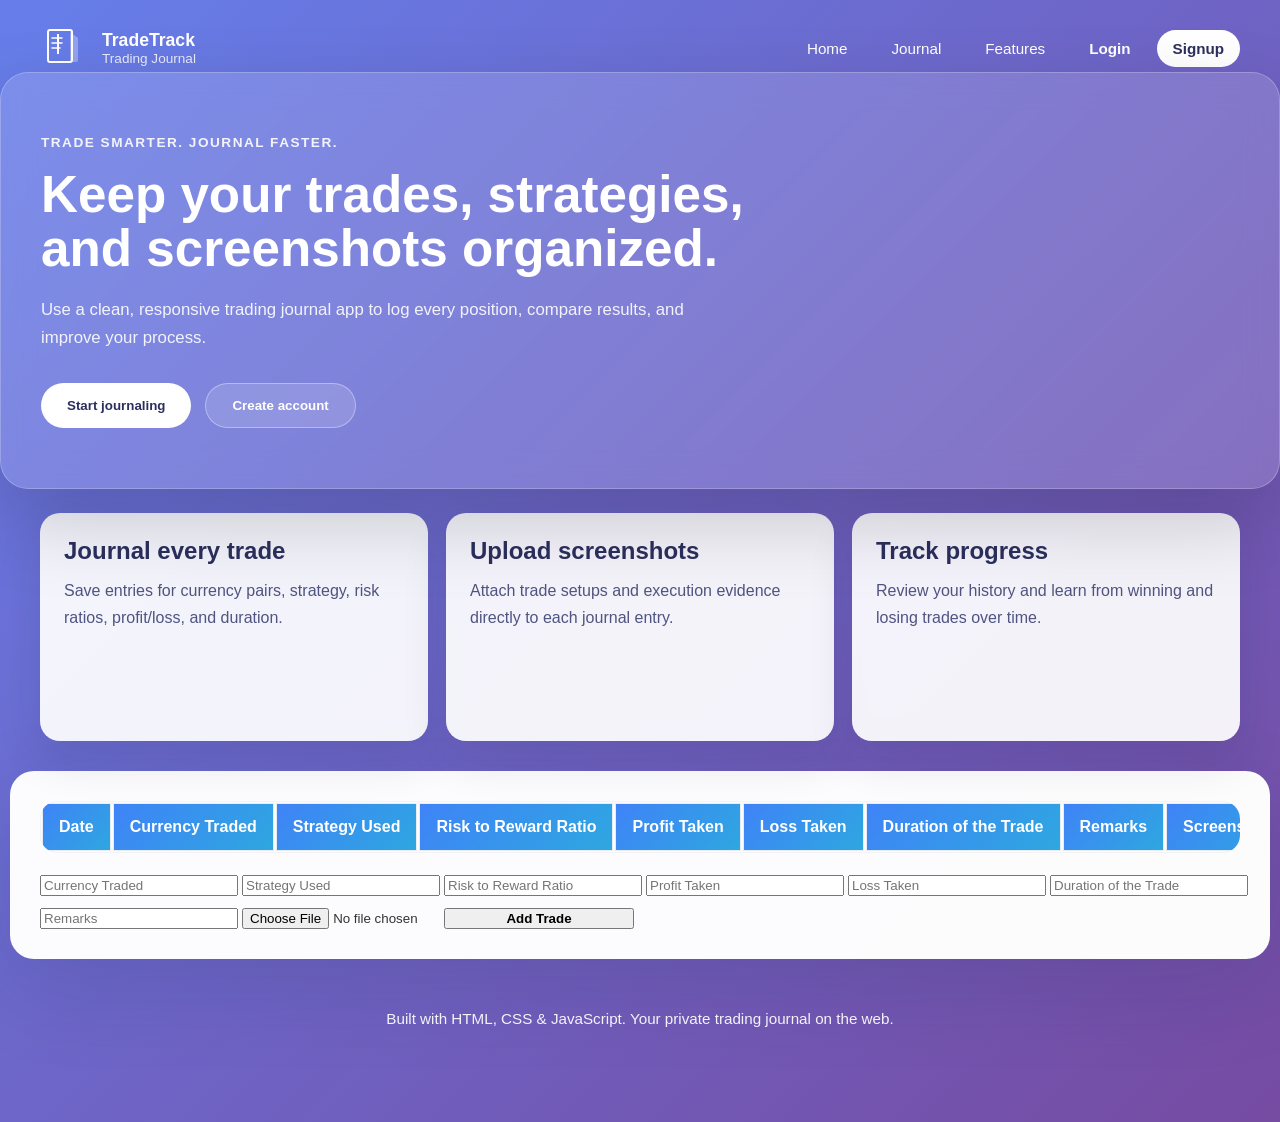
<file: index.html>
<!DOCTYPE html>
<html lang="en">
<head>
    <meta charset="UTF-8">
    <meta name="viewport" content="width=device-width, initial-scale=1.0">
    <meta name="description" content="Trading Journal website to track your trades, strategies, screenshots, and notes.">
    <meta name="theme-color" content="#667eea">
    <meta name="apple-mobile-web-app-capable" content="yes">
    <meta name="mobile-web-app-capable" content="yes">
    <link rel="manifest" href="manifest.json">
    <link rel="apple-touch-icon" href="favicon-192.svg">
    <link rel="icon" href="favicon.svg" type="image/svg+xml">
    <title>My Trading Journal</title>
    <link rel="stylesheet" href="css/style.css">
</head>
<body>
    <header class="site-header">
        <div class="brand">
            <svg class="brand-logo" viewBox="0 0 48 48" xmlns="http://www.w3.org/2000/svg">
                <rect x="8" y="6" width="24" height="32" rx="2" fill="none" stroke="currentColor" stroke-width="2"/>
                <path d="M18 10 L18 30" stroke="currentColor" stroke-width="2"/>
                <line x1="12" y1="14" x2="22" y2="14" stroke="currentColor" stroke-width="1.5" stroke-linecap="round"/>
                <line x1="12" y1="19" x2="22" y2="19" stroke="currentColor" stroke-width="1.5" stroke-linecap="round"/>
                <line x1="12" y1="24" x2="20" y2="24" stroke="currentColor" stroke-width="1.5" stroke-linecap="round"/>
                <path d="M30 8 L38 14 L38 36 Q38 38 36 38 L30 38 L30 8" fill="currentColor" opacity="0.3"/>
            </svg>
            <div>
                <strong>TradeTrack</strong>
                <p>Trading Journal</p>
            </div>
        </div>
        <div class="header-actions">
            <button class="menu-toggle" onclick="toggleMobileMenu()" aria-label="Open navigation menu">&#9776;</button>
            <nav class="site-nav">
                <a href="#hero">Home</a>
                <a href="#journal">Journal</a>
                <a href="#features">Features</a>
            </nav>
            <div id="auth" class="auth-links">
                <button class="nav-btn" onclick="goToAuth('login')">Login</button>
                <button class="nav-btn accent" onclick="goToAuth('signup')">Signup</button>
            </div>
            <button class="dark-toggle" onclick="toggleDarkMode()" aria-label="Toggle dark mode">&#9790;</button>
        </div>
    </header>

    <section id="hero" class="hero">
        <div class="hero-copy">
            <span class="eyebrow">Trade smarter. Journal faster.</span>
            <h1>Keep your trades, strategies, and screenshots organized.</h1>
            <p>Use a clean, responsive trading journal app to log every position, compare results, and improve your process.</p>
            <div class="hero-actions">
                <button onclick="document.getElementById('journal').scrollIntoView({ behavior: 'smooth' })">Start journaling</button>
                <button class="secondary" onclick="goToAuth('signup')">Create account</button>
            </div>
        </div>
    </section>

    <section id="features" class="feature-grid">
        <div class="feature-card">
            <h2>Journal every trade</h2>
            <p>Save entries for currency pairs, strategy, risk ratios, profit/loss, and duration.</p>
        </div>
        <div class="feature-card">
            <h2>Upload screenshots</h2>
            <p>Attach trade setups and execution evidence directly to each journal entry.</p>
        </div>
        <div class="feature-card">
            <h2>Track progress</h2>
            <p>Review your history and learn from winning and losing trades over time.</p>
        </div>
    </section>

    <div id="userInfo" class="user-info" style="display:none;">
        <span id="currentUser"></span>
        <button onclick="logout()">Logout</button>
    </div>

    <main id="journal" class="window">
        <div class="table-container">
            <table>
                <thead>
                    <tr>
                        <th>Date</th>
                        <th>Currency Traded</th>
                        <th>Strategy Used</th>
                        <th>Risk to Reward Ratio</th>
                        <th>Profit Taken</th>
                        <th>Loss Taken</th>
                        <th>Duration of the Trade</th>
                        <th>Remarks</th>
                        <th>Screenshot</th>
                    </tr>
                </thead>
                <tbody id="tradeTableBody">
                    <!-- Add trade entries here -->
                </tbody>
            </table>
        </div>
        <div class="add-trade">
            <input type="text" id="currency" placeholder="Currency Traded">
            <input type="text" id="strategy" placeholder="Strategy Used">
            <input type="text" id="riskReward" placeholder="Risk to Reward Ratio">
            <input type="text" id="profit" placeholder="Profit Taken">
            <input type="text" id="loss" placeholder="Loss Taken">
            <input type="text" id="duration" placeholder="Duration of the Trade">
            <input type="text" id="remarksInput" placeholder="Remarks">
            <input type="file" id="screenshot" accept="image/*">
            <button onclick="addTrade()">Add Trade</button>
        </div>
    </main>

    <footer class="site-footer">
        <p>Built with HTML, CSS &amp; JavaScript. Your private trading journal on the web.</p>
    </footer>

    <script src="js/script.js"></script>
    <script defer src="https://cdn.vercel-insights.com/v1/script.js"></script>
</body>
</html>
</file>
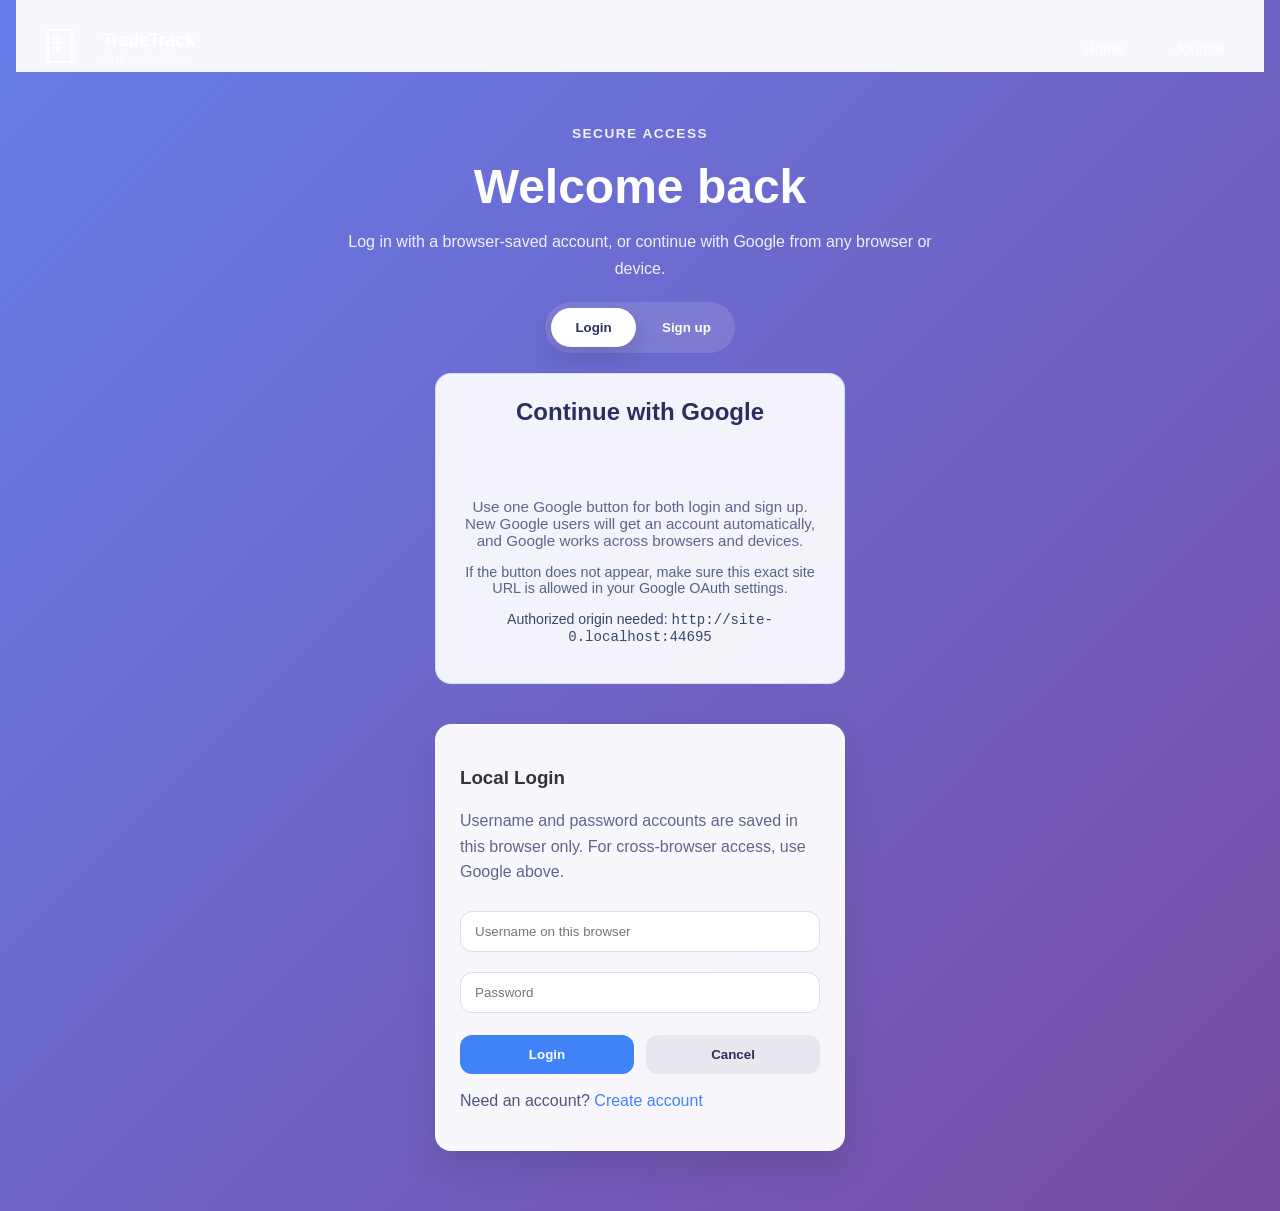
<file: auth.html>
<!DOCTYPE html>
<html lang="en">
<head>
    <meta charset="UTF-8">
    <meta name="viewport" content="width=device-width, initial-scale=1.0">
    <meta name="description" content="Login or signup to access your trading journal.">
    <meta name="theme-color" content="#667eea">
    <meta name="apple-mobile-web-app-capable" content="yes">
    <meta name="mobile-web-app-capable" content="yes">
    <link rel="manifest" href="manifest.json">
    <link rel="apple-touch-icon" href="favicon-192.svg">
    <link rel="icon" href="favicon.svg" type="image/svg+xml">
    <script src="https://accounts.google.com/gsi/client" async></script>
    <title>TradeTrack Auth</title>
    <link rel="stylesheet" href="css/style.css">
</head>
<body class="auth-page">
    <header class="site-header">
        <div class="brand">
            <svg class="brand-logo" viewBox="0 0 48 48" xmlns="http://www.w3.org/2000/svg">
                <rect x="8" y="6" width="24" height="32" rx="2" fill="none" stroke="currentColor" stroke-width="2"/>
                <path d="M18 10 L18 30" stroke="currentColor" stroke-width="2"/>
                <line x1="12" y1="14" x2="22" y2="14" stroke="currentColor" stroke-width="1.5" stroke-linecap="round"/>
                <line x1="12" y1="19" x2="22" y2="19" stroke="currentColor" stroke-width="1.5" stroke-linecap="round"/>
                <line x1="12" y1="24" x2="20" y2="24" stroke="currentColor" stroke-width="1.5" stroke-linecap="round"/>
                <path d="M30 8 L38 14 L38 36 Q38 38 36 38 L30 38 L30 8" fill="currentColor" opacity="0.3"/>
            </svg>
            <div>
                <strong>TradeTrack</strong>
                <p>Authentication</p>
            </div>
        </div>
        <nav class="site-nav auth-nav">
            <a href="index.html">Home</a>
            <a href="index.html#journal">Journal</a>
        </nav>
    </header>

    <main class="auth-window">
        <section class="auth-intro">
            <p class="eyebrow">Secure Access</p>
            <h1 id="authHeading">Welcome back</h1>
            <p id="authSubheading" class="auth-subheading">Log in to continue journaling, or switch to sign up and create a new account.</p>
        </section>

        <div class="auth-mode-switch" role="tablist" aria-label="Choose authentication mode">
            <button id="loginToggle" class="auth-mode-btn is-active" type="button" onclick="showLogin()">Login</button>
            <button id="signupToggle" class="auth-mode-btn" type="button" onclick="showSignup()">Sign up</button>
        </div>

        <div class="google-signin-box">
            <h2>Continue with Google</h2>
            <div id="googleSignInButton"></div>
            <p class="oauth-text">Use one Google button for both login and sign up. New Google users will get an account automatically, and Google works across browsers and devices.</p>
            <p id="googleSigninNote" class="oauth-note">If the button does not appear, make sure this exact site URL is allowed in your Google OAuth settings.</p>
            <p class="oauth-origin">Authorized origin needed: <code id="googleOriginValue"></code></p>
        </div>
        <section id="loginForm" class="auth-panel">
            <h3>Local Login</h3>
            <p class="auth-panel-note">Username and password accounts are saved in this browser only. For cross-browser access, use Google above.</p>
            <input type="text" id="loginUser" placeholder="Username on this browser">
            <input type="password" id="loginPass" placeholder="Password">
            <div class="auth-actions">
                <button onclick="login()">Login</button>
                <button class="secondary" onclick="window.location.href='index.html'">Cancel</button>
            </div>
            <p class="auth-switch">Need an account? <a href="#" onclick="showSignup(); return false;">Create account</a></p>
        </section>
        <section id="signupForm" class="auth-panel" style="display:none;">
            <h3>Local Signup</h3>
            <p class="auth-panel-note">This creates a browser-only account. If you want to sign in from multiple browsers or devices, use Google instead.</p>
            <input type="text" id="signupUser" placeholder="Choose a username for this browser">
            <input type="password" id="signupPass" placeholder="Password">
            <div class="auth-actions">
                <button onclick="signup()">Signup</button>
                <button class="secondary" onclick="window.location.href='index.html'">Cancel</button>
            </div>
            <p class="auth-switch">Already have an account? <a href="#" onclick="showLogin(); return false;">Login</a></p>
        </section>
    </main>

    <footer class="site-footer auth-footer">
        <p>Login or signup to manage your trading journal securely.</p>
    </footer>

    <script src="js/script.js"></script>
    <script defer src="https://cdn.vercel-insights.com/v1/script.js"></script>
</body>
</html>
</file>
<file: css/style.css>
body {
    font-family: 'Segoe UI', Tahoma, Geneva, Verdana, sans-serif;
    margin: 0;
    padding: 0;
    background: linear-gradient(135deg, #667eea 0%, #764ba2 100%);
    min-height: 100vh;
    color: #333;
}

.site-header {
    max-width: 1200px;
    margin: 0 auto;
    padding: 24px 24px 0;
    display: flex;
    justify-content: space-between;
    align-items: center;
    gap: 16px;
}

.brand {
    display: flex;
    align-items: center;
    gap: 14px;
    color: #fff;
}

.brand-mark {
    width: 48px;
    height: 48px;
    border-radius: 16px;
    display: grid;
    place-items: center;
    background: rgba(255,255,255,0.15);
    color: #fff;
    font-weight: 800;
    font-size: 1.2rem;
    border: 1px solid rgba(255,255,255,0.2);
}

.brand-logo {
    width: 48px;
    height: 48px;
    color: #fff;
    flex-shrink: 0;
}

.brand strong {
    display: block;
    font-size: 1.1rem;
}

.brand p {
    margin: 0;
    font-size: 0.85rem;
    opacity: 0.85;
}

.header-actions {
    display: flex;
    align-items: center;
    gap: 12px;
}

.site-nav {
    display: flex;
    align-items: center;
    flex-wrap: wrap;
    gap: 12px;
}

.auth-links {
    display: flex;
    align-items: center;
    gap: 10px;
}

.site-nav a,
.site-nav button,
.auth-links button {
    color: #fff;
    text-decoration: none;
    border: none;
    background: transparent;
    padding: 10px 16px;
    border-radius: 999px;
    cursor: pointer;
    font-size: 0.95rem;
    transition: background 0.25s ease, transform 0.2s ease;
}

.site-nav a:hover,
.site-nav button:hover,
.auth-links button:hover {
    background: rgba(255,255,255,0.18);
}

.nav-btn.accent {
    background: #fff;
    color: #2b2f5d;
}

.nav-btn.accent:hover {
    background: #f3f3f3;
}

.menu-toggle,
.dark-toggle {
    display: none;
    background: rgba(255,255,255,0.16);
    color: #fff;
    border: none;
    border-radius: 999px;
    width: 44px;
    height: 44px;
    cursor: pointer;
    font-size: 1.2rem;
}

.menu-toggle:hover,
.dark-toggle:hover {
    background: rgba(255,255,255,0.25);
}

.site-nav.is-open {
    display: flex;
    flex-direction: column;
    width: 100%;
    background: rgba(255,255,255,0.12);
    padding: 16px;
    border-radius: 16px;
}

.hero {
    max-width: 1200px;
    margin: 0 auto 24px;
    background: rgba(255,255,255,0.14);
    border: 1px solid rgba(255,255,255,0.22);
    border-radius: 28px;
    padding: 60px 40px;
    box-shadow: 0 32px 80px rgba(0,0,0,0.18);
    backdrop-filter: blur(16px);
}

.hero-copy {
    max-width: 760px;
}

.eyebrow {
    text-transform: uppercase;
    letter-spacing: 1.5px;
    font-size: 0.85rem;
    font-weight: 700;
    color: rgba(255,255,255,0.9);
    display: inline-block;
    margin-bottom: 18px;
}

.hero h1 {
    color: #fff;
    font-size: clamp(2.5rem, 4vw, 4rem);
    margin: 0;
    line-height: 1.05;
}

.hero p {
    color: rgba(255,255,255,0.9);
    max-width: 700px;
    font-size: 1.05rem;
    margin: 20px 0 30px;
    line-height: 1.7;
}

.hero-actions {
    display: flex;
    flex-wrap: wrap;
    gap: 14px;
}

.hero-actions button,
.site-nav button,
.auth-links button,
#userInfo button,
#loginForm button,
#signupForm button,
.add-trade button {
    font-weight: 700;
}

.hero-actions button {
    background: #fff;
    color: #2b2f5d;
    padding: 14px 26px;
    border-radius: 999px;
    border: none;
}

.hero-actions button.secondary {
    background: rgba(255,255,255,0.14);
    color: #fff;
    border: 1px solid rgba(255,255,255,0.35);
}

.hero-actions button:hover {
    transform: translateY(-1px);
}

.feature-grid {
    max-width: 1200px;
    margin: 0 auto 30px;
    display: grid;
    grid-template-columns: repeat(3, minmax(220px, 1fr));
    gap: 18px;
    padding: 0 24px;
}

.feature-card {
    background: rgba(255,255,255,0.92);
    border-radius: 20px;
    padding: 24px;
    box-shadow: 0 18px 45px rgba(14,30,60,0.12);
    min-height: 180px;
}

.feature-card h2 {
    margin-top: 0;
    margin-bottom: 12px;
    color: #2b2f5d;
}

.feature-card p {
    margin: 0;
    color: #4f5481;
    line-height: 1.7;
}

.auth-row {
    max-width: 1200px;
    margin: 0 auto 20px;
    text-align: center;
}

.auth-panel {
    border: 1px solid rgba(255,255,255,0.22);
    padding: 24px;
    margin: 0 auto 20px;
    max-width: 360px;
    background-color: rgba(255,255,255,0.95);
    border-radius: 16px;
    box-shadow: 0 18px 35px rgba(0,0,0,0.1);
}

.auth-window {
    max-width: 820px;
    margin: 40px auto 40px;
    display: grid;
    gap: 20px;
    padding: 0 24px;
}

.auth-intro {
    text-align: center;
    color: #fff;
}

.auth-intro h1 {
    margin: 0;
    font-size: clamp(2rem, 4vw, 3rem);
}

.auth-subheading {
    max-width: 620px;
    margin: 14px auto 0;
    color: rgba(255,255,255,0.9);
    line-height: 1.7;
}

.auth-mode-switch {
    max-width: 360px;
    margin: 0 auto;
    padding: 6px;
    display: grid;
    grid-template-columns: repeat(2, minmax(0, 1fr));
    gap: 8px;
    background: rgba(255,255,255,0.12);
    border-radius: 999px;
}

.auth-mode-btn {
    border: none;
    border-radius: 999px;
    padding: 12px 18px;
    cursor: pointer;
    font-weight: 700;
    background: transparent;
    color: #fff;
    transition: background 0.25s ease, color 0.25s ease, transform 0.2s ease;
}

.auth-mode-btn.is-active {
    background: #fff;
    color: #2b2f5d;
    box-shadow: 0 10px 24px rgba(15, 23, 42, 0.16);
}

.auth-nav {
    gap: 18px;
}

.auth-switch {
    margin-top: 18px;
    color: #4f5481;
}

.auth-panel-note {
    margin: 8px 0 16px;
    color: #5e668c;
    line-height: 1.6;
}

.auth-switch a {
    color: #3f83f7;
    text-decoration: none;
}

.auth-switch a:hover {
    text-decoration: underline;
}

.google-signin-box {
    max-width: 360px;
    margin: 0 auto 20px;
    text-align: center;
    padding: 24px;
    border: 1px solid rgba(63, 131, 247, 0.18);
    border-radius: 16px;
    background: rgba(255,255,255,0.92);
}

.google-signin-box h2 {
    margin-top: 0;
    margin-bottom: 12px;
    color: #2b2f5d;
}

#googleSignInButton {
    min-height: 48px;
    display: flex;
    justify-content: center;
    align-items: center;
}

.oauth-text {
    margin-top: 12px;
    color: #5e668c;
    font-size: 0.95rem;
}

.oauth-note {
    margin-top: 8px;
    color: #546484;
    font-size: 0.9rem;
}

.oauth-origin {
    margin-top: 10px;
    color: #394866;
    font-size: 0.88rem;
    word-break: break-word;
}

.oauth-origin code {
    font-family: Consolas, 'Courier New', monospace;
    font-size: 0.88rem;
}

.auth-page .site-header,
.auth-page .auth-panel {
    background: rgba(255,255,255,0.95);
}

.auth-page .site-header {
    margin-bottom: 0;
}

.auth-page .hero,
.auth-page .window,
.auth-page .feature-grid,
.auth-page .site-footer {
    display: none;
}

.user-info {
    max-width: 1200px;
    margin: 0 auto 20px;
    display: flex;
    justify-content: center;
    gap: 12px;
}

#loginForm,
#signupForm {
    width: 100%;
}

#loginForm input,
#signupForm input {
    width: 100%;
    padding: 12px 14px;
    margin: 10px 0;
    border: 1px solid #d8dfed;
    border-radius: 12px;
    box-sizing: border-box;
}

.auth-actions {
    display: flex;
    flex-wrap: wrap;
    gap: 12px;
    margin-top: 12px;
}

#loginForm button,
#signupForm button {
    flex: 1 1 140px;
    border: none;
    border-radius: 12px;
    padding: 12px 16px;
    cursor: pointer;
    background: #3f83f7;
    color: #fff;
    transition: transform 0.2s ease, box-shadow 0.2s ease, background 0.2s ease;
}

#loginForm button.secondary,
#signupForm button.secondary {
    background: rgba(43,47,93,0.08);
    color: #2b2f5d;
}

#loginForm button:hover,
#signupForm button:hover {
    transform: translateY(-1px);
    box-shadow: 0 10px 24px rgba(63, 131, 247, 0.18);
}

.window {
    border: none;
    padding: 30px;
    margin: 0 auto 24px;
    background-color: rgba(255,255,255,0.98);
    box-shadow: 0 28px 90px rgba(11,32,69,0.14);
    max-width: 1200px;
    border-radius: 24px;
}

.table-container {
    overflow-x: auto;
    margin-bottom: 22px;
    border-radius: 18px;
    box-shadow: inset 0 0 0 1px rgba(34,46,84,0.04);
}

th, td {
    padding: 14px 16px;
    text-align: left;
    border: 1px solid #e8ecf3;
    white-space: nowrap;
}

th {
    background: linear-gradient(135deg, #3f83f7 0%, #2ea7e0 100%);
    color: white;
}

tr:nth-child(even) {
    background-color: #f7f9fc;
}

tr:hover {
    background-color: #edf5ff;
}

.add-trade {
    display: grid;
    grid-template-columns: repeat(auto-fit, minmax(180px, 1fr));
    gap: 12px;
    align-items: end;
    margin-bottom: 0;
}

.add-trade input,
.add-trade input[type="file"] {
    flex: unset;
    min-width: unset;
    width: 100%;
}

.add-trade button {
    grid-column: span 1;
    min-width: 160px;
}

footer.site-footer {
    max-width: 1200px;
    margin: 0 auto 40px;
    padding: 12px 24px 40px;
    color: rgba(255,255,255,0.92);
    text-align: center;
    font-size: 0.95rem;
}

img {
    border-radius: 5px;
}

.dark-mode {
    background: linear-gradient(135deg, #14142b 0%, #252549 100%);
    color: #e7e7ff;
}

.dark-mode .site-header,
.dark-mode .hero,
.dark-mode .feature-card,
.dark-mode .auth-panel,
.dark-mode .window,
.dark-mode .google-signin-box {
    background: rgba(20,20,40,0.9);
    border-color: rgba(255,255,255,0.12);
}

.dark-mode .hero p,
.dark-mode .feature-card p,
.dark-mode .brand p,
.dark-mode .site-footer,
.dark-mode #loginForm h3,
.dark-mode #signupForm h3 {
    color: rgba(255,255,255,0.8);
}

.dark-mode th {
    background: linear-gradient(135deg, #3d6ff3 0%, #2a94e7 100%);
}

.dark-mode td,
.dark-mode th {
    color: #f2f2ff;
    border-color: rgba(255,255,255,0.08);
}

.dark-mode tr:nth-child(even) {
    background-color: rgba(255,255,255,0.04);
}

.dark-mode tr:hover {
    background-color: rgba(255,255,255,0.08);
}

.dark-mode .auth-links button,
.dark-mode .site-nav a,
.dark-mode .site-nav button,
.dark-mode .hero-actions button.secondary {
    background: rgba(255,255,255,0.08);
}

.dark-mode .hero-actions button {
    background: #ebe8ff;
    color: #1a1b3a;
}

.dark-mode .auth-subheading,
.dark-mode .auth-panel-note,
.dark-mode .oauth-text,
.dark-mode .oauth-note,
.dark-mode .oauth-origin {
    color: rgba(255,255,255,0.8);
}

.dark-mode .google-signin-box h2 {
    color: #fff;
}

.dark-mode .auth-mode-switch {
    background: rgba(255,255,255,0.08);
}

.dark-mode .auth-mode-btn.is-active {
    background: #ebe8ff;
    color: #1a1b3a;
}

.dark-mode .nav-btn.accent {
    background: #ffeb3b;
    color: #14213d;
}

.dark-mode .menu-toggle,
.dark-mode .dark-toggle {
    background: rgba(255,255,255,0.14);
}

@media (max-width: 900px) {
    .feature-grid {
        grid-template-columns: 1fr;
    }

    .hero {
        padding: 40px 24px;
    }

    .site-header {
        flex-direction: column;
        align-items: flex-start;
    }

    .site-nav {
        width: 100%;
        justify-content: flex-start;
    }
}

@media (max-width: 760px) {
    .menu-toggle,
    .dark-toggle {
        display: inline-flex;
    }

    .site-nav {
        display: none;
    }

    .site-nav.is-open {
        display: flex;
    }

    .header-actions {
        width: 100%;
        justify-content: space-between;
    }

    .auth-links {
        display: flex;
        gap: 10px;
    }
}

@media (max-width: 640px) {
    .hero h1 {
        font-size: 2.25rem;
    }

    .hero-actions {
        flex-direction: column;
    }

    #loginForm button, #signupForm button {
        width: 100%;
    }
}
</file>
